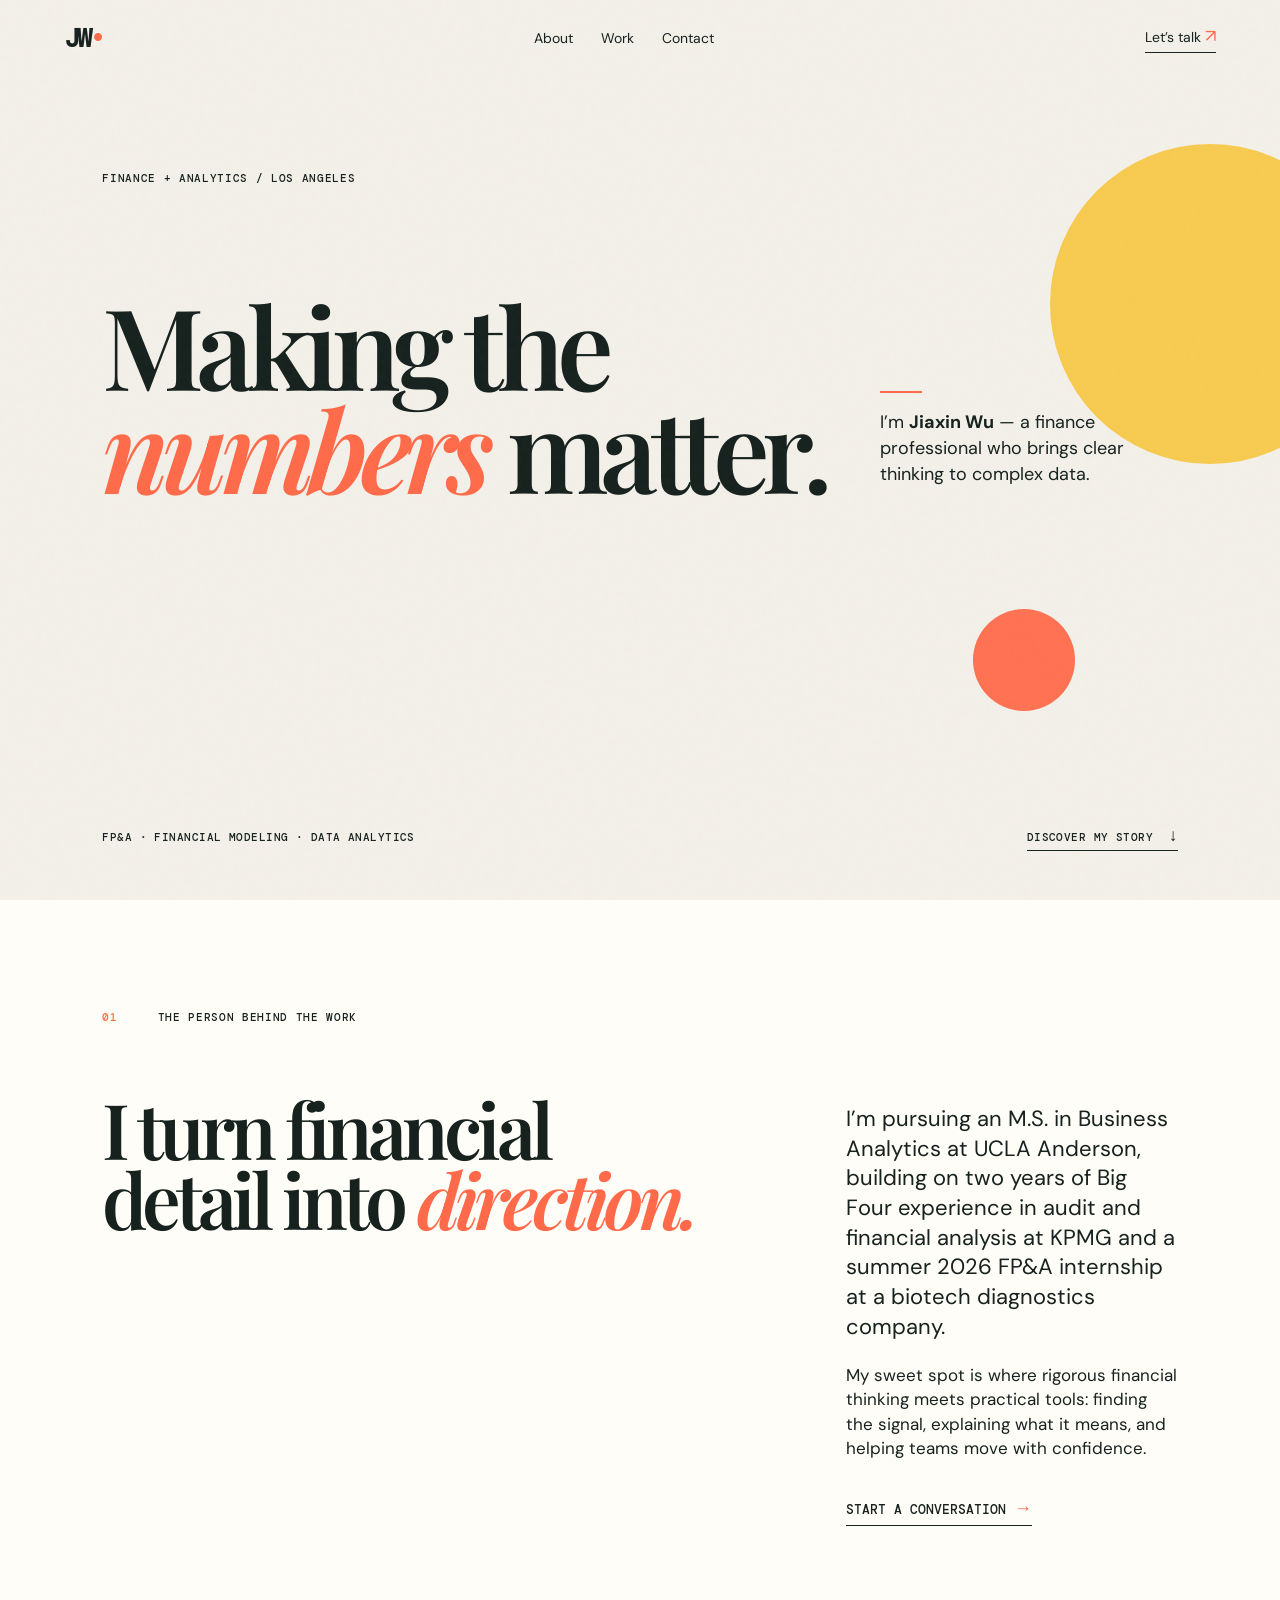
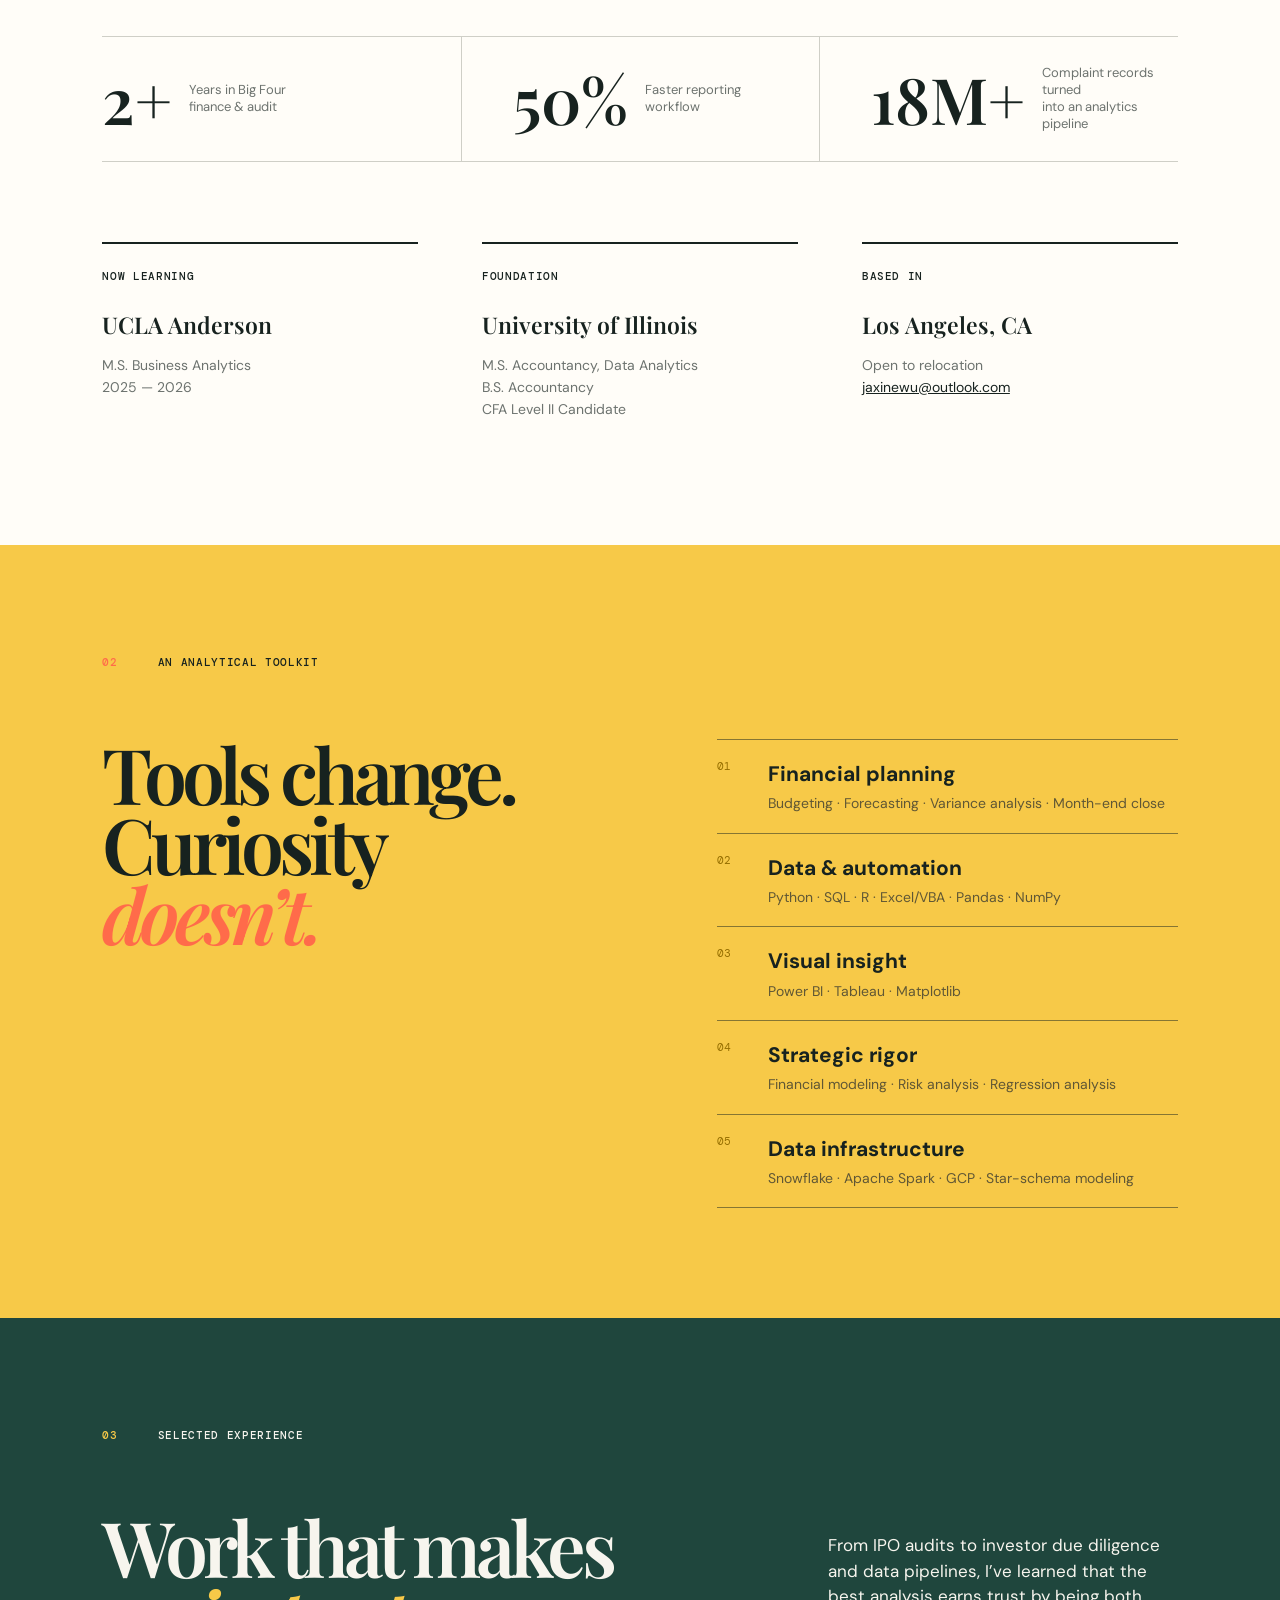
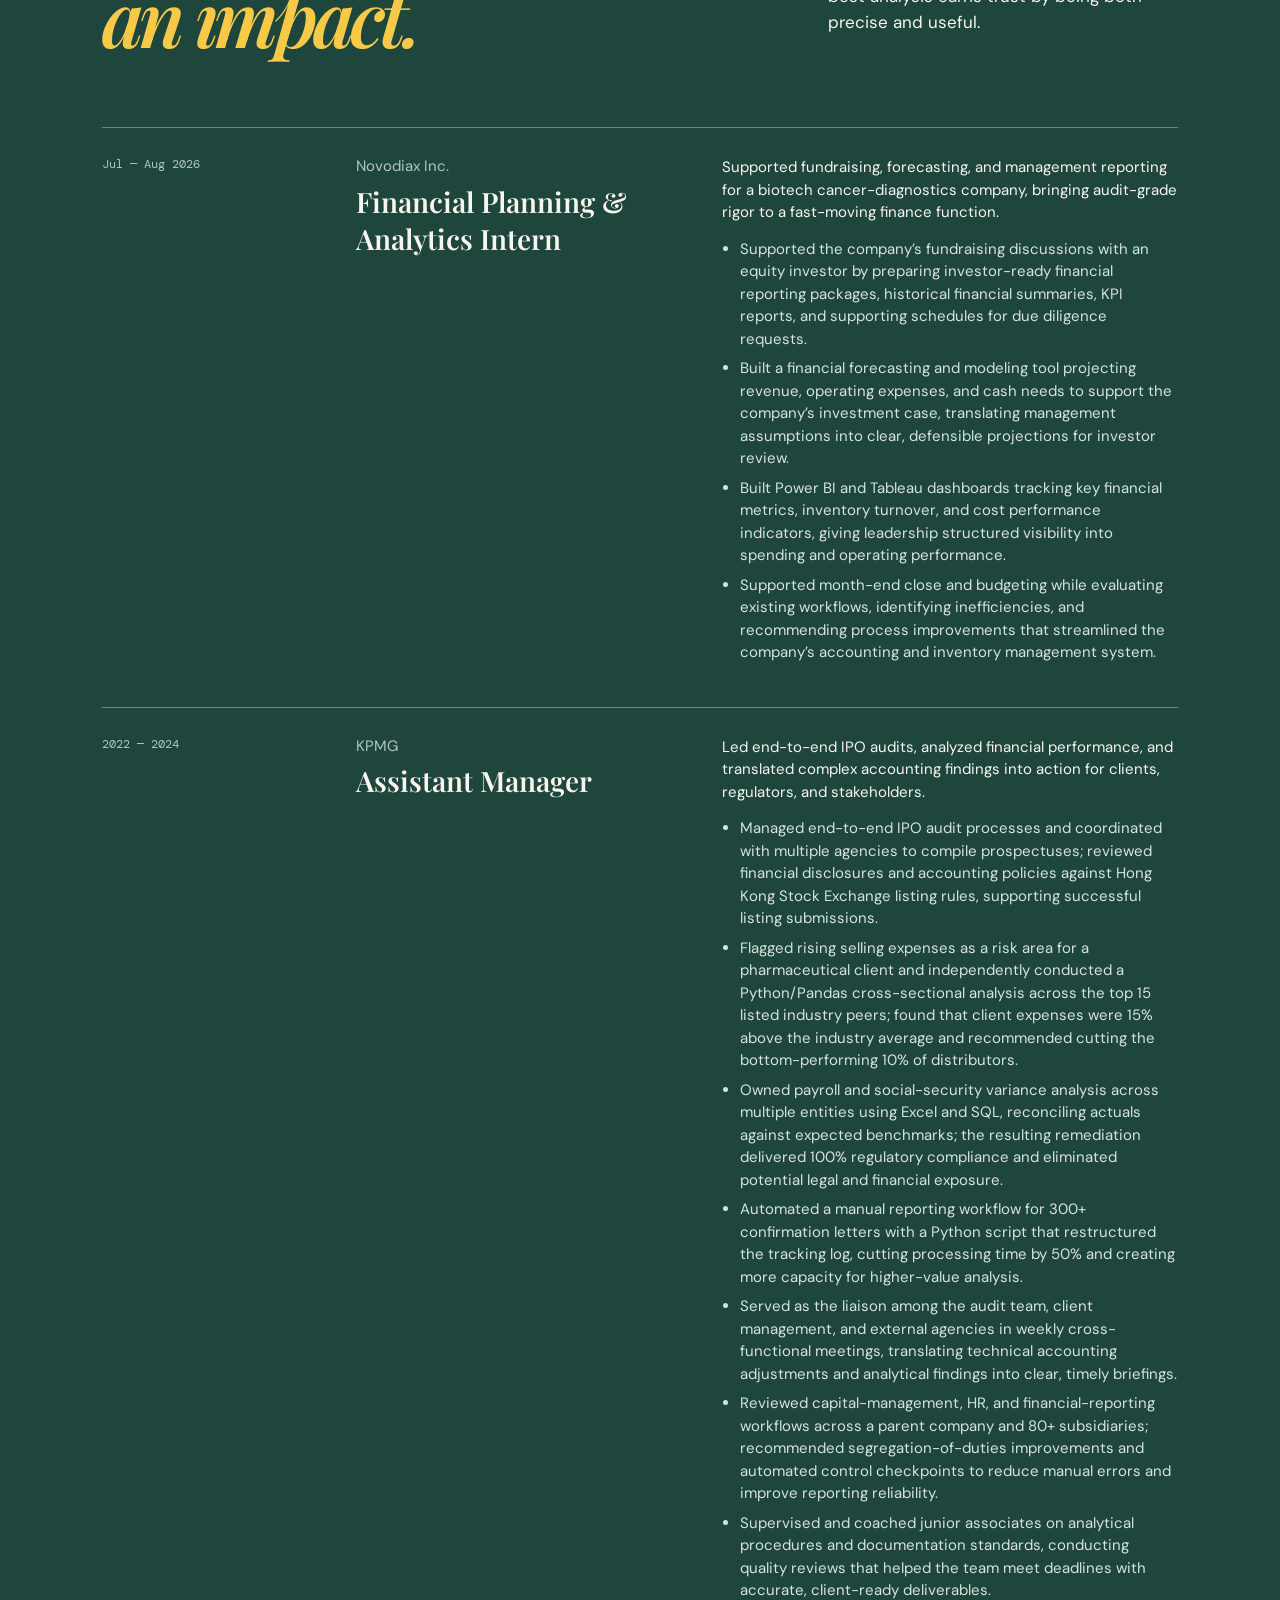
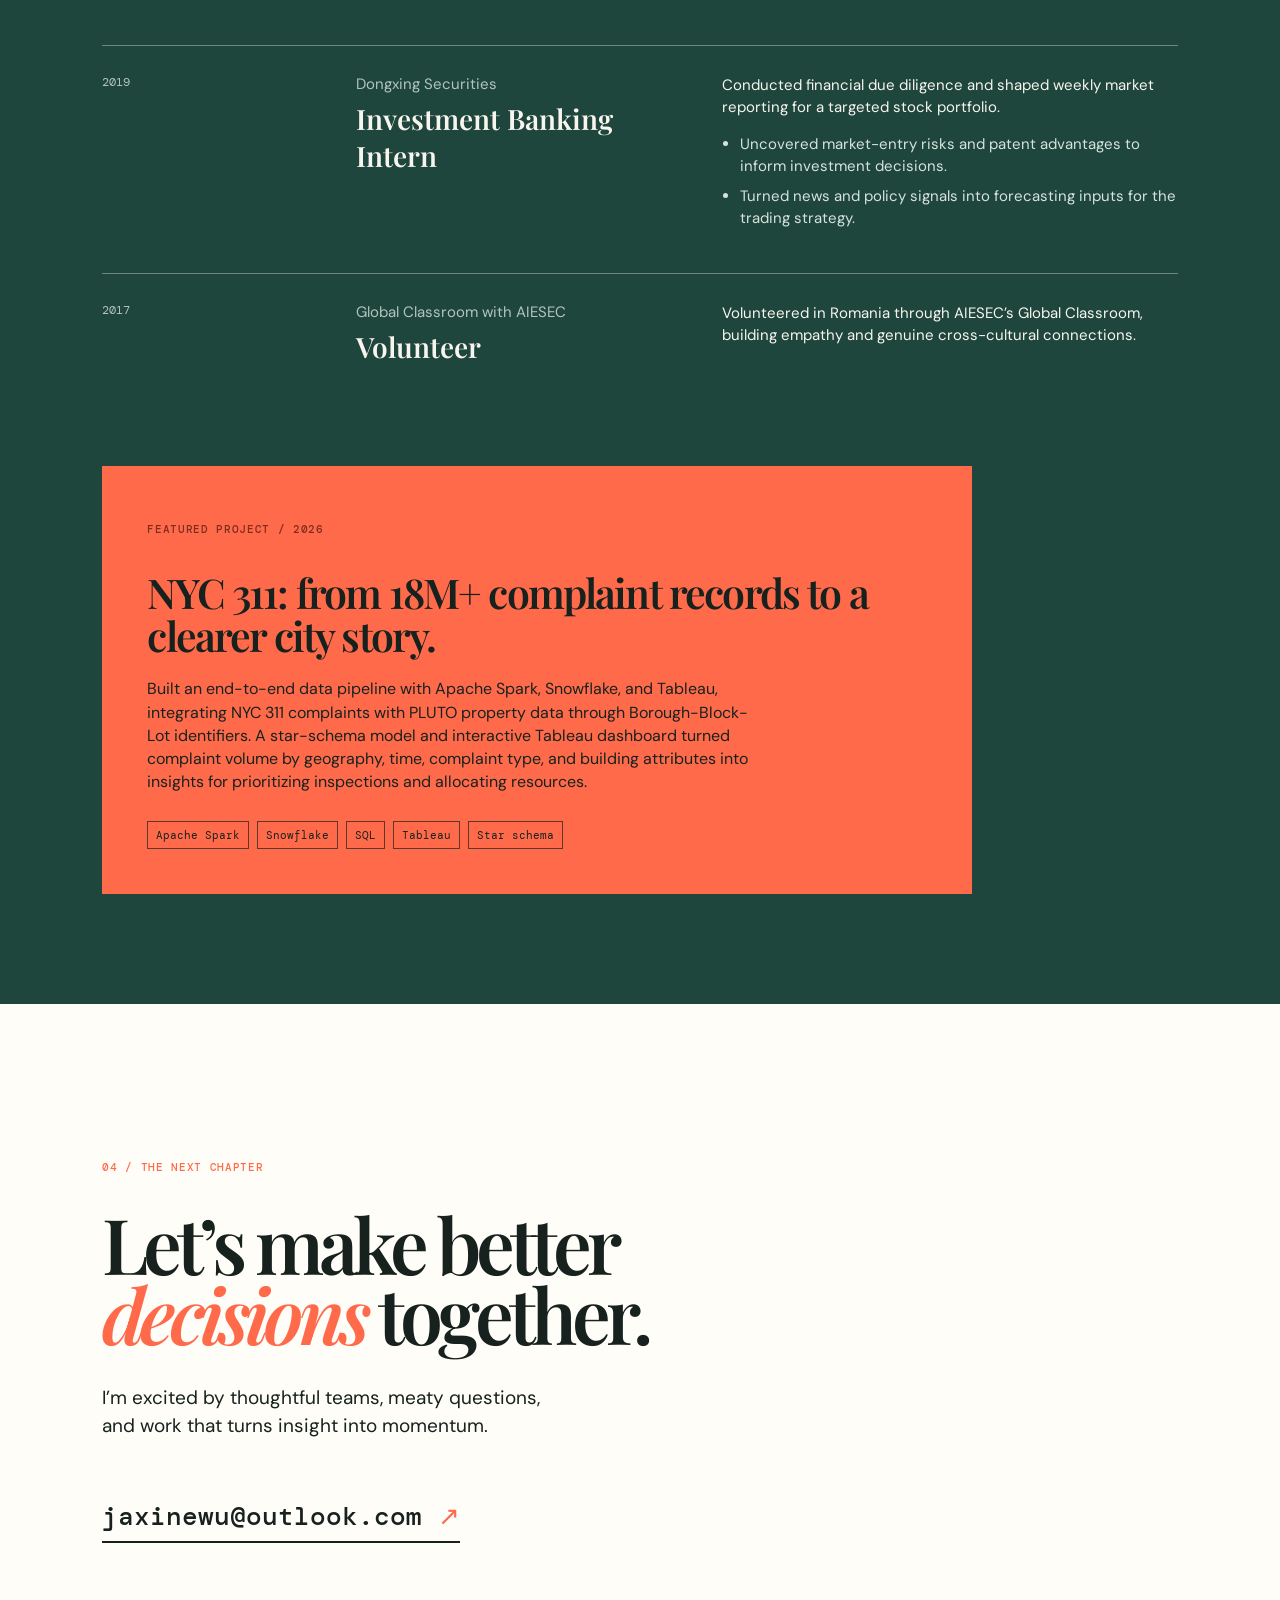
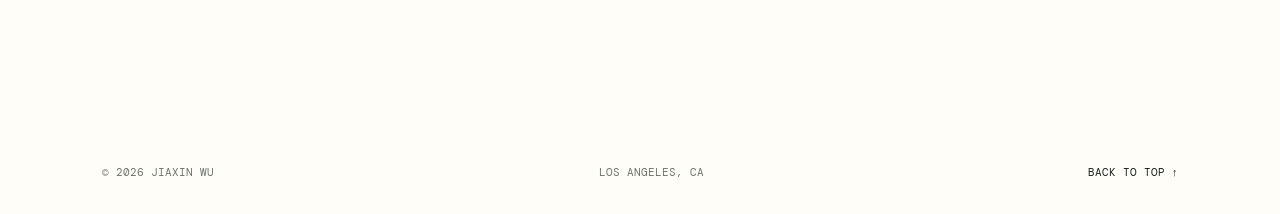
<file: index.html>
<!doctype html>
<html lang="en">
  <head>
    <meta charset="UTF-8" />
    <meta name="viewport" content="width=device-width, initial-scale=1.0" />
    <meta name="description" content="Jiaxin Wu — finance, analytics, and better decisions." />
    <title>Jiaxin Wu | Finance & Analytics</title>
    <link rel="preconnect" href="https://fonts.googleapis.com" />
    <link rel="preconnect" href="https://fonts.gstatic.com" crossorigin />
    <link href="https://fonts.googleapis.com/css2?family=DM+Mono:wght@400;500&family=DM+Sans:opsz,wght@9..40,400;9..40,500;9..40,700&family=Playfair+Display:ital,wght@0,600;0,700;1,600&display=swap" rel="stylesheet" />
    <link rel="stylesheet" href="style.css" />
  </head>
  <body>
    <div class="noise"></div>
    <header class="site-header">
      <a class="wordmark" href="#top">JW<span>•</span></a>
      <nav aria-label="Primary navigation">
        <a href="#about">About</a>
        <a href="#experience">Work</a>
        <a href="#contact">Contact</a>
      </nav>
      <a class="header-cta" href="mailto:jaxinewu@outlook.com">Let’s talk <span>↗</span></a>
    </header>

    <main id="top">
      <section class="hero section">
        <p class="eyebrow reveal">Finance + analytics / Los Angeles</p>
        <div class="hero-grid">
          <h1 class="reveal">Making the<br /><em>numbers</em> matter.</h1>
          <div class="hero-note reveal">
            <span class="note-line"></span>
            <p>I’m <strong>Jiaxin Wu</strong> — a finance professional who brings clear thinking to complex data.</p>
          </div>
        </div>
        <div class="hero-bottom reveal">
          <p>FP&amp;A · Financial modeling · Data analytics</p>
          <a class="scroll-link" href="#about">Discover my story <span>↓</span></a>
        </div>
        <div class="orb orb-one"></div><div class="orb orb-two"></div>
      </section>

      <section id="about" class="about section">
        <div class="section-label"><span>01</span> The person behind the work</div>
        <div class="about-layout">
          <h2>I turn financial detail into <em>direction.</em></h2>
          <div class="about-copy">
            <p class="lead">I’m pursuing an M.S. in Business Analytics at UCLA Anderson, building on two years of Big Four experience in audit and financial analysis at KPMG and a summer 2026 FP&amp;A internship at a biotech diagnostics company.</p>
            <p>My sweet spot is where rigorous financial thinking meets practical tools: finding the signal, explaining what it means, and helping teams move with confidence.</p>
            <a class="text-link" href="mailto:jaxinewu@outlook.com">Start a conversation <span>→</span></a>
          </div>
        </div>
        <div class="stats">
          <div><strong>2+</strong><span>Years in Big Four<br />finance &amp; audit</span></div>
          <div><strong>50%</strong><span>Faster reporting<br />workflow</span></div>
          <div><strong>18M+</strong><span>Complaint records turned<br />into an analytics pipeline</span></div>
        </div>
        <div class="credentials">
          <article><p class="eyebrow">Now learning</p><h3>UCLA Anderson</h3><p>M.S. Business Analytics<br />2025 — 2026</p></article>
          <article><p class="eyebrow">Foundation</p><h3>University of Illinois</h3><p>M.S. Accountancy, Data Analytics<br />B.S. Accountancy<br />CFA Level II Candidate</p></article>
          <article><p class="eyebrow">Based in</p><h3>Los Angeles, CA</h3><p>Open to relocation<br /><a href="mailto:jaxinewu@outlook.com">jaxinewu@outlook.com</a></p></article>
        </div>
      </section>

      <section class="capabilities section">
        <div class="section-label"><span>02</span> An analytical toolkit</div>
        <div class="capability-grid">
          <h2>Tools change.<br />Curiosity <em>doesn’t.</em></h2>
          <div class="skill-list">
            <div><span>01</span><strong>Financial planning</strong><p>Budgeting · Forecasting · Variance analysis · Month-end close</p></div>
            <div><span>02</span><strong>Data &amp; automation</strong><p>Python · SQL · R · Excel/VBA · Pandas · NumPy</p></div>
            <div><span>03</span><strong>Visual insight</strong><p>Power BI · Tableau · Matplotlib</p></div>
            <div><span>04</span><strong>Strategic rigor</strong><p>Financial modeling · Risk analysis · Regression analysis</p></div>
            <div><span>05</span><strong>Data infrastructure</strong><p>Snowflake · Apache Spark · GCP · Star-schema modeling</p></div>
          </div>
        </div>
      </section>

      <section id="experience" class="experience section">
        <div class="section-label light"><span>03</span> Selected experience</div>
        <div class="experience-intro"><h2>Work that makes<br /><em>an impact.</em></h2><p>From IPO audits to investor due diligence and data pipelines, I’ve learned that the best analysis earns trust by being both precise and useful.</p></div>
        <article class="role">
          <div class="role-meta"><p>Jul — Aug 2026</p></div>
          <div><p class="role-company">Novodiax Inc.</p><h3>Financial Planning &amp; Analytics Intern</h3></div>
          <div class="role-detail"><p>Supported fundraising, forecasting, and management reporting for a biotech cancer-diagnostics company, bringing audit-grade rigor to a fast-moving finance function.</p><ul><li>Supported the company’s fundraising discussions with an equity investor by preparing investor-ready financial reporting packages, historical financial summaries, KPI reports, and supporting schedules for due diligence requests.</li><li>Built a financial forecasting and modeling tool projecting revenue, operating expenses, and cash needs to support the company’s investment case, translating management assumptions into clear, defensible projections for investor review.</li><li>Built Power BI and Tableau dashboards tracking key financial metrics, inventory turnover, and cost performance indicators, giving leadership structured visibility into spending and operating performance.</li><li>Supported month-end close and budgeting while evaluating existing workflows, identifying inefficiencies, and recommending process improvements that streamlined the company’s accounting and inventory management system.</li></ul></div>
        </article>
        <article class="role">
          <div class="role-meta"><p>2022 — 2024</p></div>
          <div><p class="role-company">KPMG</p><h3>Assistant Manager</h3></div>
          <div class="role-detail"><p>Led end-to-end IPO audits, analyzed financial performance, and translated complex accounting findings into action for clients, regulators, and stakeholders.</p><ul><li>Managed end-to-end IPO audit processes and coordinated with multiple agencies to compile prospectuses; reviewed financial disclosures and accounting policies against Hong Kong Stock Exchange listing rules, supporting successful listing submissions.</li><li>Flagged rising selling expenses as a risk area for a pharmaceutical client and independently conducted a Python/Pandas cross-sectional analysis across the top 15 listed industry peers; found that client expenses were 15% above the industry average and recommended cutting the bottom-performing 10% of distributors.</li><li>Owned payroll and social-security variance analysis across multiple entities using Excel and SQL, reconciling actuals against expected benchmarks; the resulting remediation delivered 100% regulatory compliance and eliminated potential legal and financial exposure.</li><li>Automated a manual reporting workflow for 300+ confirmation letters with a Python script that restructured the tracking log, cutting processing time by 50% and creating more capacity for higher-value analysis.</li><li>Served as the liaison among the audit team, client management, and external agencies in weekly cross-functional meetings, translating technical accounting adjustments and analytical findings into clear, timely briefings.</li><li>Reviewed capital-management, HR, and financial-reporting workflows across a parent company and 80+ subsidiaries; recommended segregation-of-duties improvements and automated control checkpoints to reduce manual errors and improve reporting reliability.</li><li>Supervised and coached junior associates on analytical procedures and documentation standards, conducting quality reviews that helped the team meet deadlines with accurate, client-ready deliverables.</li></ul></div>
        </article>
        <article class="role">
          <div class="role-meta"><p>2019</p></div>
          <div><p class="role-company">Dongxing Securities</p><h3>Investment Banking Intern</h3></div>
          <div class="role-detail"><p>Conducted financial due diligence and shaped weekly market reporting for a targeted stock portfolio.</p><ul><li>Uncovered market-entry risks and patent advantages to inform investment decisions.</li><li>Turned news and policy signals into forecasting inputs for the trading strategy.</li></ul></div>
        </article>
        <article class="role">
          <div class="role-meta"><p>2017</p></div>
          <div><p class="role-company">Global Classroom with AIESEC</p><h3>Volunteer</h3></div>
          <div class="role-detail"><p>Volunteered in Romania through AIESEC’s Global Classroom, building empathy and genuine cross-cultural connections.</p></div>
        </article>
        <article class="project-card">
          <p class="eyebrow">Featured project / 2026</p><h3>NYC 311: from 18M+ complaint records to a clearer city story.</h3><p>Built an end-to-end data pipeline with Apache Spark, Snowflake, and Tableau, integrating NYC 311 complaints with PLUTO property data through Borough-Block-Lot identifiers. A star-schema model and interactive Tableau dashboard turned complaint volume by geography, time, complaint type, and building attributes into insights for prioritizing inspections and allocating resources.</p>
          <div class="tag-row"><span>Apache Spark</span><span>Snowflake</span><span>SQL</span><span>Tableau</span><span>Star schema</span></div>
        </article>
      </section>

      <section id="contact" class="contact section">
        <p class="eyebrow">04 / The next chapter</p>
        <h2>Let’s make better<br /><em>decisions</em> together.</h2>
        <p class="contact-copy">I’m excited by thoughtful teams, meaty questions, and work that turns insight into momentum.</p>
        <a class="contact-email" href="mailto:jaxinewu@outlook.com">jaxinewu@outlook.com <span>↗</span></a>
        <footer><span>© 2026 Jiaxin Wu</span><span>Los Angeles, CA</span><a href="#top">Back to top ↑</a></footer>
      </section>
    </main>
    <script src="script.js"></script>
  </body>
</html>
</file>
<file: style.css>
:root { --ink:#17221f; --paper:#f3f0e9; --coral:#ff6b4a; --yellow:#f7c948; --pine:#1f463d; --muted:#6d736f; }
*{box-sizing:border-box} html{scroll-behavior:smooth} body{margin:0;background:var(--paper);color:var(--ink);font-family:'DM Sans',sans-serif;line-height:1.45}.noise{position:fixed;inset:0;pointer-events:none;opacity:.18;z-index:5;background-image:url("data:image/svg+xml,%3Csvg viewBox='0 0 180 180' xmlns='http://www.w3.org/2000/svg'%3E%3Cfilter id='n'%3E%3CfeTurbulence type='fractalNoise' baseFrequency='.8' numOctaves='4' stitchTiles='stitch'/%3E%3C/filter%3E%3Crect width='100%25' height='100%25' filter='url(%23n)' opacity='.12'/%3E%3C/svg%3E")}a{color:inherit;text-decoration:none}.site-header{height:76px;display:flex;align-items:center;justify-content:space-between;padding:0 5vw;position:absolute;top:0;width:100%;z-index:4}.wordmark{font:700 25px 'DM Mono';letter-spacing:-2px}.wordmark span{color:var(--coral)}nav{display:flex;gap:28px;font-size:14px}nav a{position:relative}nav a:after{content:"";position:absolute;width:0;height:1px;background:currentColor;bottom:-4px;left:0;transition:.25s}.header-cta{font-size:14px;border-bottom:1px solid var(--ink);padding-bottom:3px}.header-cta span,.text-link span{color:var(--coral);font-size:18px}.section{padding:110px 8vw}.hero{min-height:100vh;padding-top:160px;position:relative;overflow:hidden}.eyebrow,.section-label{font:500 11px 'DM Mono';letter-spacing:.06em;text-transform:uppercase}.hero-grid{display:grid;grid-template-columns:1.55fr .75fr;align-items:end;margin-top:12vh;position:relative;z-index:1}.hero h1,h2{font:600 clamp(54px,8.8vw,138px)/.91 'Playfair Display',serif;letter-spacing:-.065em;margin:0}.hero h1 em,h2 em{font-weight:600;color:var(--coral)}.hero-note{padding:0 0 11px 15%;font-size:18px;max-width:345px}.hero-note p{margin:16px 0 0}.note-line{width:42px;height:2px;background:var(--coral);display:block}.hero-bottom{position:absolute;bottom:45px;left:8vw;right:8vw;z-index:1;display:flex;justify-content:space-between;align-items:center;font:500 11px 'DM Mono';letter-spacing:.04em;text-transform:uppercase}.scroll-link{border-bottom:1px solid var(--ink);padding-bottom:4px}.scroll-link span{padding-left:8px;font-size:17px}.orb{position:absolute;border-radius:50%;filter:blur(0);opacity:.95}.orb-one{height:25vw;width:25vw;min-width:260px;min-height:260px;background:var(--yellow);right:-7vw;top:16%}.orb-two{height:8vw;width:8vw;min-width:95px;min-height:95px;background:var(--coral);right:16%;bottom:21%}.section-label{display:flex;gap:40px;margin-bottom:70px}.section-label span{color:var(--coral)}.about{background:#fffdf8}.about-layout{display:grid;grid-template-columns:1.3fr .7fr;gap:10vw;align-items:start}.about h2,.capabilities h2,.experience h2,.contact h2{font-size:clamp(46px,6vw,94px)}.about-copy{font-size:17px;max-width:460px;padding-top:10px}.about-copy p{margin:0 0 21px}.about-copy .lead{font-size:22px;line-height:1.35}.text-link{display:inline-block;margin-top:14px;font:500 13px 'DM Mono';text-transform:uppercase;border-bottom:1px solid var(--ink);padding-bottom:5px}.stats{display:grid;grid-template-columns:repeat(3,1fr);margin:110px 0 80px;border-top:1px solid #cfcfc7;border-bottom:1px solid #cfcfc7}.stats div{padding:28px 0;display:flex;gap:17px;align-items:center}.stats div+div{border-left:1px solid #cfcfc7;padding-left:4vw}.stats strong{font:600 clamp(42px,5vw,67px)/1 'Playfair Display'}.stats span{font-size:13px;color:var(--muted);line-height:1.3}.credentials{display:grid;grid-template-columns:repeat(3,1fr);gap:5vw}.credentials article{border-top:2px solid var(--ink);padding-top:14px}.credentials h3{font:600 23px 'Playfair Display';margin:26px 0 5px}.credentials article>p:last-child{font-size:14px;color:var(--muted);line-height:1.6}.credentials a{text-decoration:underline;color:var(--ink)}.capabilities{background:var(--yellow)}.capability-grid{display:grid;grid-template-columns:1fr 1fr;gap:12vw}.skill-list>div{display:grid;grid-template-columns:35px 1fr;column-gap:16px;border-top:1px solid rgba(23,34,31,.5);padding:19px 0}.skill-list>div:last-child{border-bottom:1px solid rgba(23,34,31,.5)}.skill-list span{font:11px 'DM Mono';color:#966f00}.skill-list strong{font-size:21px}.skill-list p{grid-column:2;margin:4px 0 0;color:#605735;font-size:14px}.experience{background:var(--pine);color:#f7f5ee}.light span{color:var(--yellow)}.experience-intro{display:flex;justify-content:space-between;align-items:end;margin-bottom:75px}.experience h2 em{color:var(--yellow)}.experience-intro>p{max-width:350px;font-size:17px;line-height:1.5}.role{display:grid;grid-template-columns:1fr 1.5fr 2fr;gap:2vw;border-top:1px solid rgba(255,255,255,.35);padding:28px 0 36px}.role-meta{font:12px 'DM Mono';color:#b2c5bd}.role-meta p{margin:0 0 5px}.role-company{font-size:15px;margin:0 0 5px;color:#b2c5bd}.role h3{font:600 28px 'Playfair Display';margin:0}.role-detail{font-size:15px;line-height:1.5}.role-detail p{margin:0}.role-detail ul{margin:14px 0 0;padding-left:18px;color:#d6e3dc}.role-detail li{margin-bottom:7px}.project-card{background:var(--coral);color:var(--ink);padding:45px;margin:65px 0 0;max-width:870px}.project-card .eyebrow{color:#7d2d1e}.project-card h3{font:600 clamp(28px,3.2vw,48px)/1.05 'Playfair Display';letter-spacing:-.045em;margin:35px 0 20px;max-width:740px}.project-card>p:not(.eyebrow){max-width:620px;font-size:16px}.tag-row{display:flex;gap:8px;flex-wrap:wrap;margin-top:28px}.tag-row span{font:11px 'DM Mono';border:1px solid rgba(23,34,31,.7);padding:6px 8px}.contact{min-height:90vh;position:relative;padding-top:145px;background:#fffdf8}.contact .eyebrow{color:var(--coral)}.contact h2{margin:35px 0}.contact-copy{font-size:19px;max-width:440px}.contact-email{display:inline-block;font:500 clamp(18px,2vw,29px) 'DM Mono';margin-top:42px;border-bottom:2px solid var(--ink);padding-bottom:8px;word-break:break-word}.contact-email span{color:var(--coral)}footer{display:flex;justify-content:space-between;position:absolute;bottom:35px;left:8vw;right:8vw;font:11px 'DM Mono';text-transform:uppercase;color:var(--muted)}footer a{color:var(--ink)}@media(hover:hover){nav a:hover:after{width:100%}.header-cta:hover,.scroll-link:hover,.text-link:hover,.contact-email:hover{color:var(--coral)}}.reveal{opacity:0;transform:translateY(16px);animation:rise .7s forwards}.reveal:nth-child(2){animation-delay:.15s}.hero-bottom{animation-delay:.35s}@keyframes rise{to{opacity:1;transform:none}}@media(max-width:760px){.site-header{padding:0 6vw;height:68px}.site-header nav{display:none}.section{padding:85px 6vw}.hero{padding-top:125px;min-height:760px}.hero-grid,.about-layout,.capability-grid{grid-template-columns:1fr;gap:35px}.hero-grid{margin-top:9vh}.hero-note{padding:0;max-width:300px}.hero-bottom{left:6vw;right:6vw;bottom:30px}.hero-bottom p{max-width:185px}.orb-one{right:-28vw;top:18%;width:53vw;height:53vw}.orb-two{right:9%;bottom:28%}.section-label{margin-bottom:48px}.stats{grid-template-columns:1fr;margin:65px 0}.stats div,.stats div+div{padding:20px 0;border-left:0}.stats div+div{border-top:1px solid #cfcfc7}.credentials{grid-template-columns:1fr;gap:30px}.experience-intro{display:block;margin-bottom:50px}.experience-intro>p{margin-top:25px}.role{grid-template-columns:1fr;gap:12px;padding:25px 0}.role-meta{display:flex;gap:18px}.project-card{padding:29px 24px;margin-top:45px}.contact{min-height:680px;padding-top:105px}footer{left:6vw;right:6vw;bottom:28px;gap:14px;flex-wrap:wrap}.header-cta{font-size:12px}}
</file>
